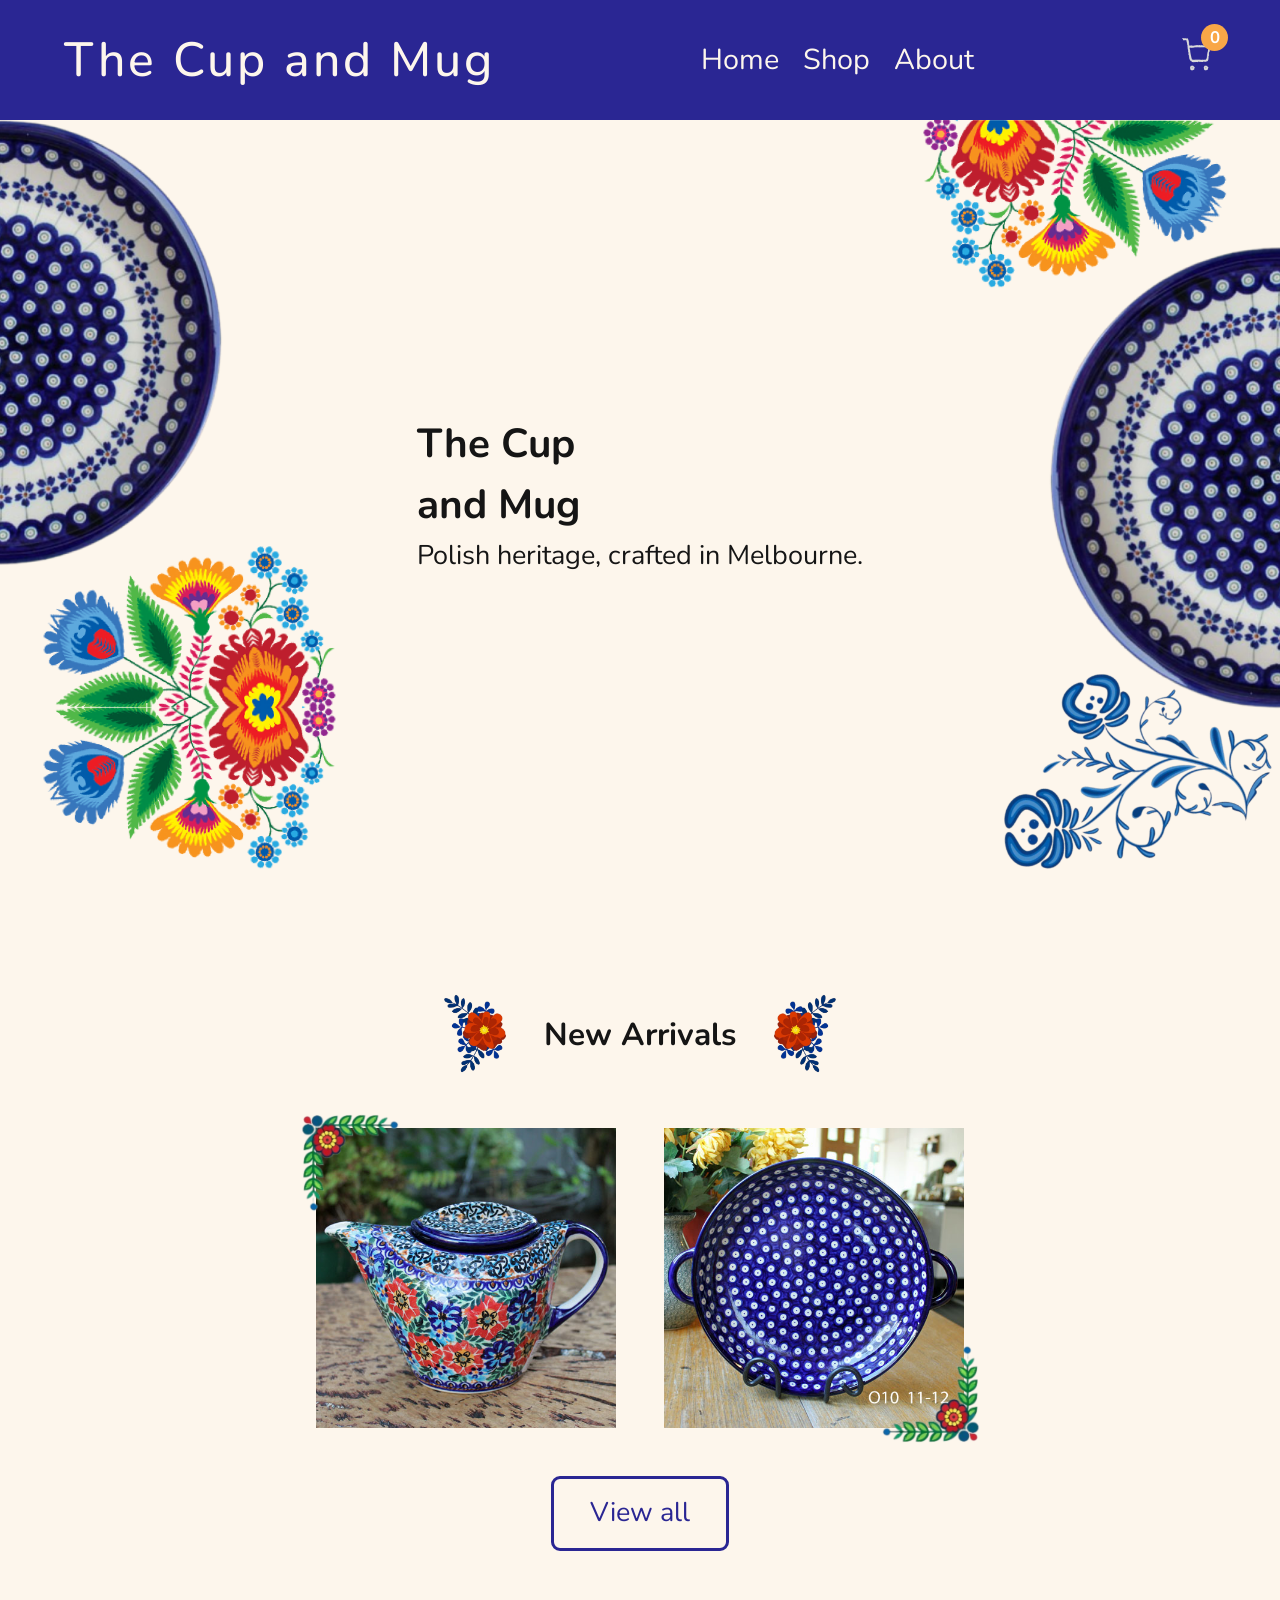
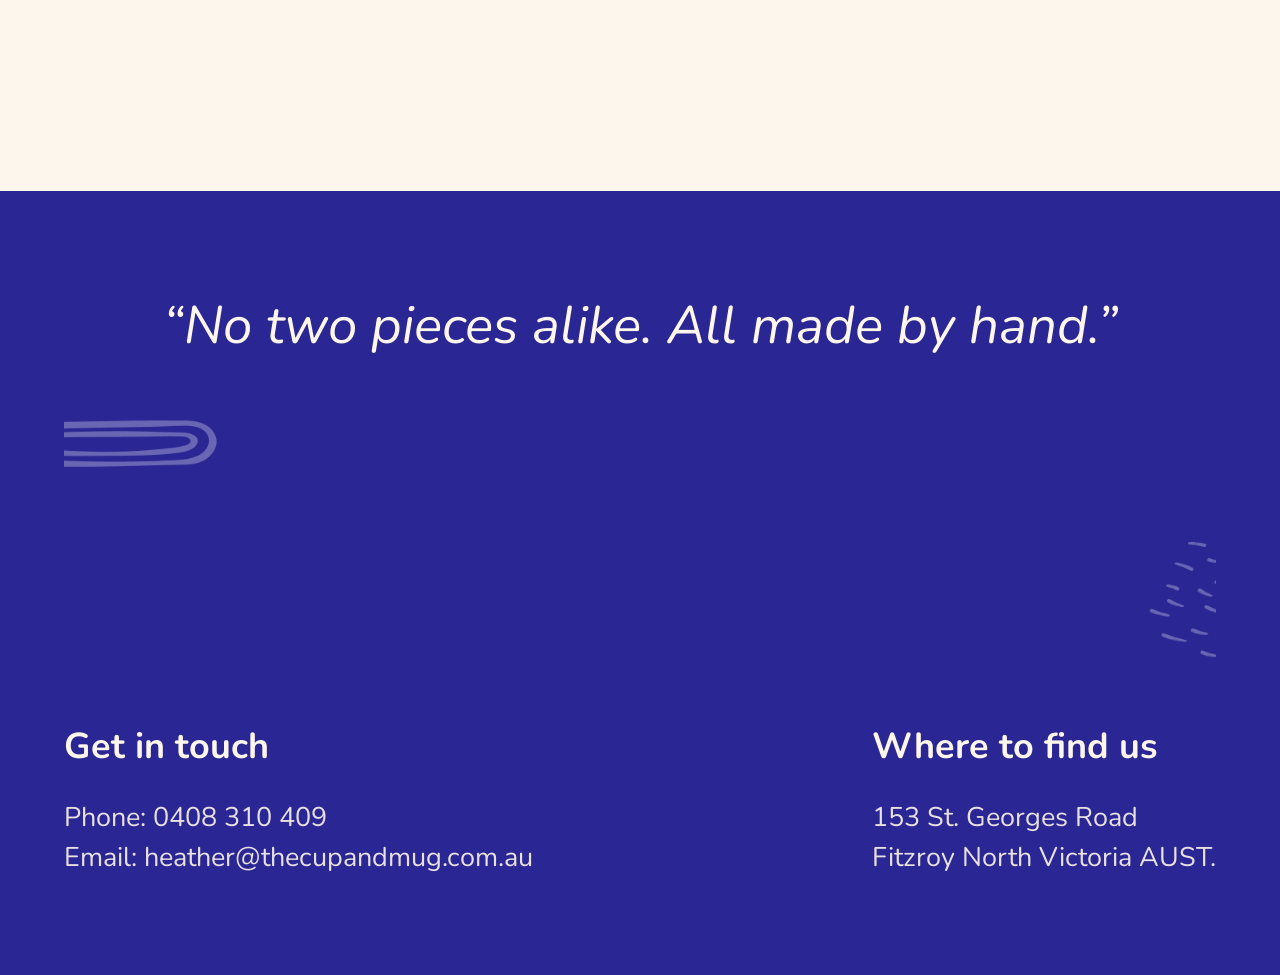
<file: index.html>
<!DOCTYPE html>
    <html lang="en">
        <head>
            <meta charset="UTF-8" />
            <meta
                name="viewport"
                content="width=device-width, initial-scale=1.0"
            />

            <title>The Cup and Mug</title>

            <link rel="stylesheet" href="index.css" />
            <link rel="preconnect" href="https://fonts.googleapis.com">
            <link rel="preconnect" href="https://fonts.gstatic.com" crossorigin>
            <link href="https://fonts.googleapis.com/css2?family=Cormorant+Garamond:ital,wght@0,300..700;1,300..700&family=Hanken+Grotesk:ital,wght@0,100..900;1,100..900&family=Nunito:ital,wght@0,200..1000;1,200..1000&display=swap" rel="stylesheet">
        </head>

        <body>
            <header class="site-header">
                <div class="container">
                    <div class="navbar">
                        <h1 class="logo">The Cup and Mug</h1>
                        <nav class="nav-links">
                            <a href="index.html">Home</a>
                            <a href="categoryGrid.html">Shop</a>
                            <a href="#">About</a>
                        </nav>
                        <div style="position:relative; cursor:pointer" onclick="openCart()">
                            <img class="cart-icon" src="src/cartIcon.png" alt="Shopping cart" />
                            <span class="cart-count" id="cart-count">0</span>
                        </div>
                    </div>
                </div>
            </header>

            <section class="hero">
                <div class="hero-overlay"></div>

                <div class="hero-content">
                    <h2>
                        The Cup <br />
                        and Mug
                    </h2>

                    <p>Polish heritage, crafted in Melbourne.</p>
                </div>

                <div class="hero-images">
                    <img src="src/HeroBgLeft.png" class="HeroBgLeft" alt="flowers right" />
                    <img src="src/HeroBgRight.png" class="HeroBgRight" alt="flowers left" />

                </div>
            </section>


            <section class="products-section">
                <div class="container">
                    <div class="Heading-Title">
                        <div class="heading-flourish">
                            <img src="src/headingFlourish.png" alt="" class="heading-flourish-left">
                            <h3>New Arrivals</h3>
                            <img src="src/headingFlourish.png" alt="" class="heading-flourish-right">
                        </div>
                    </div>
                    <div class="product-card-row">
                        <div class="homepage-product-card">
                            <img src="src/Product1.png" alt="Ceramic product" class="homepage-product-image">
                            <img src="src/flourish.png" alt="" class="flourish-left">
                        </div>
                        <div class="homepage-product-card">
                            <img src="src/Product2.png" alt="Ceramic product" class="homepage-product-image">
                            <img src="src/flourish.png" alt="" class="flourish-right">
                        </div>
                    </div>
                    <a href="categoryGrid.html" class="view-all-btn">View all</a>
                </div>
                
            </section>


            <footer class="site-footer">
                <section class="quote-section">
                    <div class="container">
                        <blockquote>
                            “No two pieces alike. All made by hand.”
                        </blockquote>
                        <img src="src/homepagePattern.png" class="overlay">
                    </div>
                </section>
                <div class="container">
                    <div class="footer-content">
                        <div>
                            <h4>Get in touch</h4>
                            <p>Phone: 0408 310 409</p>
                            <p>Email: heather@thecupandmug.com.au</p>
                        </div>
                        <div>
                            <h4>Where to find us</h4>
                            <p>153 St. Georges Road<br />Fitzroy North Victoria AUST.</p>
                        </div>
                    </div>
                </div>
            </footer>
            
            <div id="cart-backdrop" class="cart-backdrop" onclick="closeCart()"></div>
            <div id="cart-overlay" style="display:none" class="cart-overlay">
                <button class="cart-overlay-close" onclick="closeCart()">✕</button>
                <h2 class="cart-overlay-title">Cart</h2>
                <hr class="cart-overlay-divider">
                <div id="cart-overlay-items"></div>
                <hr class="cart-overlay-divider">
                <div class="cart-overlay-total">
                    <span>Total</span>
                    <span id="cart-overlay-total">$0.00</span>
                </div>
                <button type="button" class="btn" style="margin-top:1rem"
                    onclick="window.location.href='checkout.html'">Checkout</button>
            </div>
            <script src="products.js"></script>
            <script src="cart.js"></script>
        </body>
    </html>
</file>
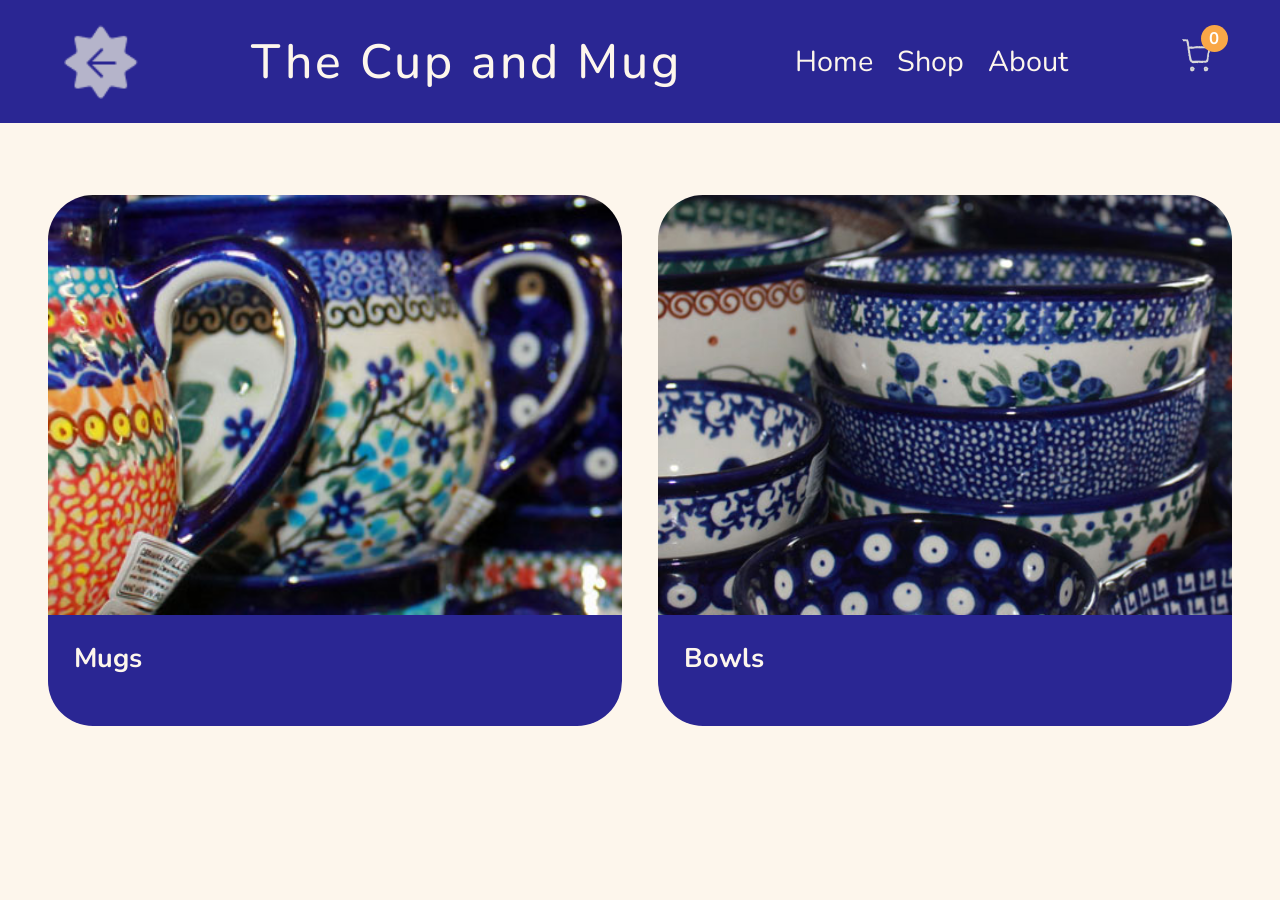
<file: categoryGrid.html>
<!DOCTYPE html>
<html lang="en">
    <head>
            <meta charset="UTF-8" />
            <meta
                name="viewport"
                content="width=device-width, initial-scale=1.0"
            />

            <title>The Cup and Mug</title>

            <link rel="stylesheet" href="index.css" />
            <link rel="preconnect" href="https://fonts.googleapis.com">
            <link rel="preconnect" href="https://fonts.gstatic.com" crossorigin>
            <link href="https://fonts.googleapis.com/css2?family=Cormorant+Garamond:ital,wght@0,300..700;1,300..700&family=Hanken+Grotesk:ital,wght@0,100..900;1,100..900&family=Nunito:ital,wght@0,200..1000;1,200..1000&display=swap" rel="stylesheet">
        </head>

    <body>
        <header class="site-header">
            <div class="container">
                <div class="navbar">
                    <img class="back-btn" src="src/backIcon.png" alt="Back" onclick="history.back()"/>
                    <h1 class="logo">The Cup and Mug</h1>
                    <nav class="nav-links">
                        <a href="index.html">Home</a>
                        <a href="categoryGrid.html">Shop</a>
                        <a href="#">About</a>
                    </nav>
                    <div style="position:relative; cursor:pointer" onclick="openCart()">
                        <img class="cart-icon" src="src/cartIcon.png" alt="Shopping cart" />
                        <span class="cart-count" id="cart-count">0</span>
                    </div>
                </div>
            </div>
        </header>
        <section class="category-grid-section">
            <div class="category-card" onclick="window.location.href='productGrid.html?category=mugs'">
                <div class="product-card__image-wrap">
                    <img src="src/Mugs.png" alt="Product name" class="product-card__img">
                </div>
                <div class="category-card__info">
                    <h4 class="category-card__name">Mugs</h4>
                    <div class="product-card__footer">
                    </div>
                </div>
            </div>
            <div class="category-card">
                <div class="product-card__image-wrap"  onclick="window.location.href='productGrid.html?category=bowls'">
                    <img src="src/Bowls.png" alt="Product name" class="product-card__img">
                </div>
                <div class="category-card__info">
                    <h4 class="category-card__name">Bowls</h4>
                    <div class="product-card__footer">
                    </div>
                </div>
            </div>
        </section>


        <div id="cart-backdrop" class="cart-backdrop" onclick="closeCart()"></div>
            <div id="cart-overlay" style="display:none" class="cart-overlay">
                <button class="cart-overlay-close" onclick="closeCart()">✕</button>
                <h2 class="cart-overlay-title">Cart</h2>
                <hr class="cart-overlay-divider">
                <div id="cart-overlay-items"></div>
                <hr class="cart-overlay-divider">
                <div class="cart-overlay-total">
                    <span>Total</span>
                    <span id="cart-overlay-total">$0.00</span>
                </div>
                <button type="button" class="btn" style="margin-top:1rem"
                    onclick="window.location.href='checkout.html'">Checkout</button>
            </div>
        <script src="products.js"></script>
        <script src="cart.js"></script>
        
    </body>
</html>
</file>
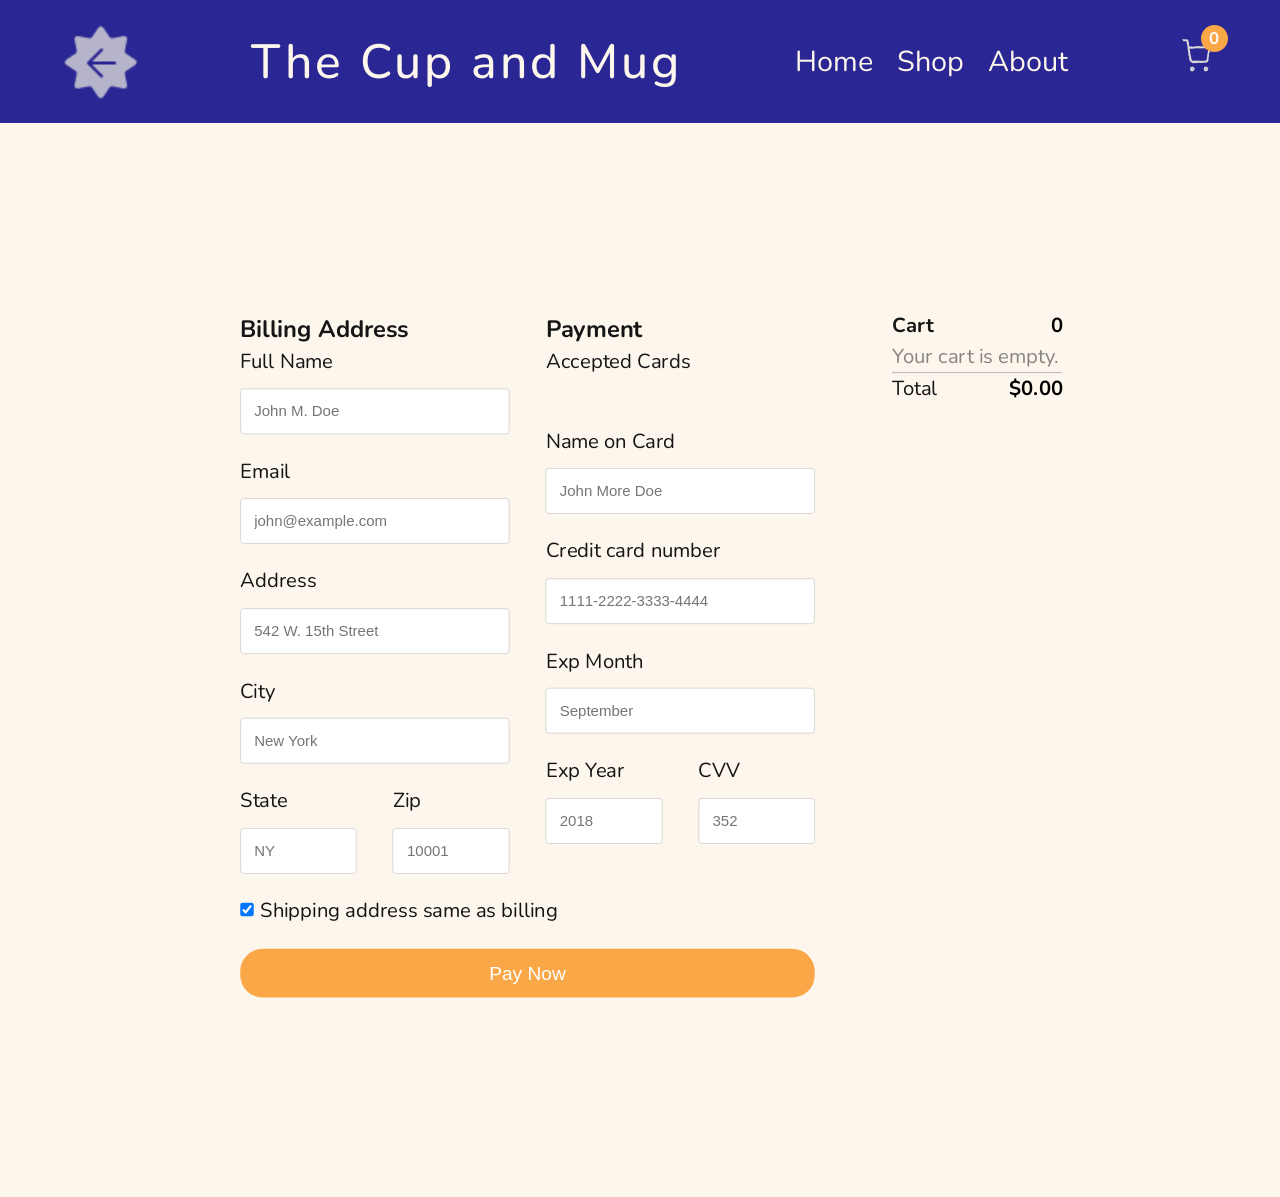
<file: checkout.html>
<!DOCTYPE html>
    <html lang="en">
        <head>
            <meta charset="UTF-8" />
            <meta
                name="viewport"
                content="width=device-width, initial-scale=1.0"
            />

            <title>The Cup and Mug</title>

            <link rel="stylesheet" href="index.css" />
            <link rel="preconnect" href="https://fonts.googleapis.com">
            <link rel="preconnect" href="https://fonts.gstatic.com" crossorigin>
            <link href="https://fonts.googleapis.com/css2?family=Cormorant+Garamond:ital,wght@0,300..700;1,300..700&family=Hanken+Grotesk:ital,wght@0,100..900;1,100..900&family=Nunito:ital,wght@0,200..1000;1,200..1000&display=swap" rel="stylesheet">
        </head>

        <body>
            <header class="site-header">
                <div class="container">
                    <div class="navbar">
                        <img class="back-btn" src="src/backIcon.png" alt="Back" onclick="history.back()"/>
                        <h1 class="logo">The Cup and Mug</h1>
                        <nav class="nav-links">
                            <a href="index.html">Home</a>
                            <a href="categoryGrid.html">Shop</a>
                            <a href="#">About</a>
                        </nav>
                        <div style="position:relative; cursor:pointer" onclick="openCart()">
                            <img class="cart-icon" src="src/cartIcon.png" alt="Shopping cart" />
                            <span class="cart-count" id="cart-count">0</span>
                        </div>
                    </div>
                </div>
            </header>
            <section class="checkout-section">
                <div class="row">
                    <div class="col-75">
                        <div class="container">
                        <form>
                            <div class="row">
                            <div class="col-50">
                                <h3>Billing Address</h3>
                                <label for="fname"><i class="fa fa-user"></i> Full Name</label>
                                <input type="text" id="fname" name="firstname" placeholder="John M. Doe">
                                <label for="email"><i class="fa fa-envelope"></i> Email</label>
                                <input type="text" id="email" name="email" placeholder="john@example.com">
                                <label for="adr"><i class="fa fa-address-card-o"></i> Address</label>
                                <input type="text" id="adr" name="address" placeholder="542 W. 15th Street">
                                <label for="city"><i class="fa fa-institution"></i> City</label>
                                <input type="text" id="city" name="city" placeholder="New York">

                                <div class="row">
                                <div class="col-50">
                                    <label for="state">State</label>
                                    <input type="text" id="state" name="state" placeholder="NY">
                                </div>
                                <div class="col-50">
                                    <label for="zip">Zip</label>
                                    <input type="text" id="zip" name="zip" placeholder="10001">
                                </div>
                                </div>
                            </div>

                            <div class="col-50">
                                <h3>Payment</h3>
                                <label for="fname">Accepted Cards</label>
                                <div class="icon-container">
                                <i class="fa fa-cc-visa" style="color:navy;"></i>
                                <i class="fa fa-cc-amex" style="color:blue;"></i>
                                <i class="fa fa-cc-mastercard" style="color:red;"></i>
                                <i class="fa fa-cc-discover" style="color:orange;"></i>
                                </div>
                                <label for="cname">Name on Card</label>
                                <input type="text" id="cname" name="cardname" placeholder="John More Doe">
                                <label for="ccnum">Credit card number</label>
                                <input type="text" id="ccnum" name="cardnumber" placeholder="1111-2222-3333-4444">
                                <label for="expmonth">Exp Month</label>
                                <input type="text" id="expmonth" name="expmonth" placeholder="September">

                                <div class="row">
                                <div class="col-50">
                                    <label for="expyear">Exp Year</label>
                                    <input type="text" id="expyear" name="expyear" placeholder="2018">
                                </div>
                                <div class="col-50">
                                    <label for="cvv">CVV</label>
                                    <input type="text" id="cvv" name="cvv" placeholder="352">
                                </div>
                                </div>
                            </div>

                            </div>
                            <label>
                            <input type="checkbox" checked="checked" name="sameadr"> Shipping address same as billing
                            </label>
                            <button type="button" onclick="window.location.href='confirmation.html'" class="btn">
                                Pay Now
                            </button>
                        </form>
                        </div>
                    </div>

                    <div class="col-25">
                        <div class="container">
                            <h4>Cart <span class="price" style="color:black"><b id="checkout-count"></b></span></h4>
                            <div id="checkout-items"></div>
                            <hr>
                            <p>Total <span class="price" style="color:black"><b id="checkout-total"></b></span></p>
                        </div>
                    </div>
                </div>
            </section>

            <div id="cart-backdrop" class="cart-backdrop" onclick="closeCart()"></div>
            <div id="cart-overlay" style="display:none" class="cart-overlay">
                <button class="cart-overlay-close" onclick="closeCart()">✕</button>
                <h2 class="cart-overlay-title">Cart</h2>
                <hr class="cart-overlay-divider">
                <div id="cart-overlay-items"></div>
                <hr class="cart-overlay-divider">
                <div class="cart-overlay-total">
                    <span>Total</span>
                    <span id="cart-overlay-total">$0.00</span>
                </div>
                <button type="button" class="btn" style="margin-top:1rem"
                    onclick="window.location.href='checkout.html'">Checkout</button>
            </div>
            
            <script src="products.js"></script>
            <script src="cart.js"></script>
            <script>
                const cart = getCart();
                const itemsEl = document.getElementById("checkout-items");
                const totalEl = document.getElementById("checkout-total");
                const countEl = document.getElementById("checkout-count");

                let total = 0;
                let count = 0;

                cart.forEach(item => {
                    itemsEl.innerHTML += `
                        <p>
                            <a href="product.html?id=${item.id}">${item.name} × ${item.quantity}</a>
                            <span class="price">$${(item.price * item.quantity).toFixed(2)}</span>
                        </p>`;

                    total += item.price * item.quantity;
                    count += item.quantity;
                });

                totalEl.textContent = "$" + total.toFixed(2);
                countEl.textContent = count;

                if (cart.length === 0) {
                    itemsEl.innerHTML = "<p style='opacity:0.5'>Your cart is empty.</p>";
                    totalEl.textContent = "$0.00";
                }
            </script>
            
        </body>
    </html>
</file>
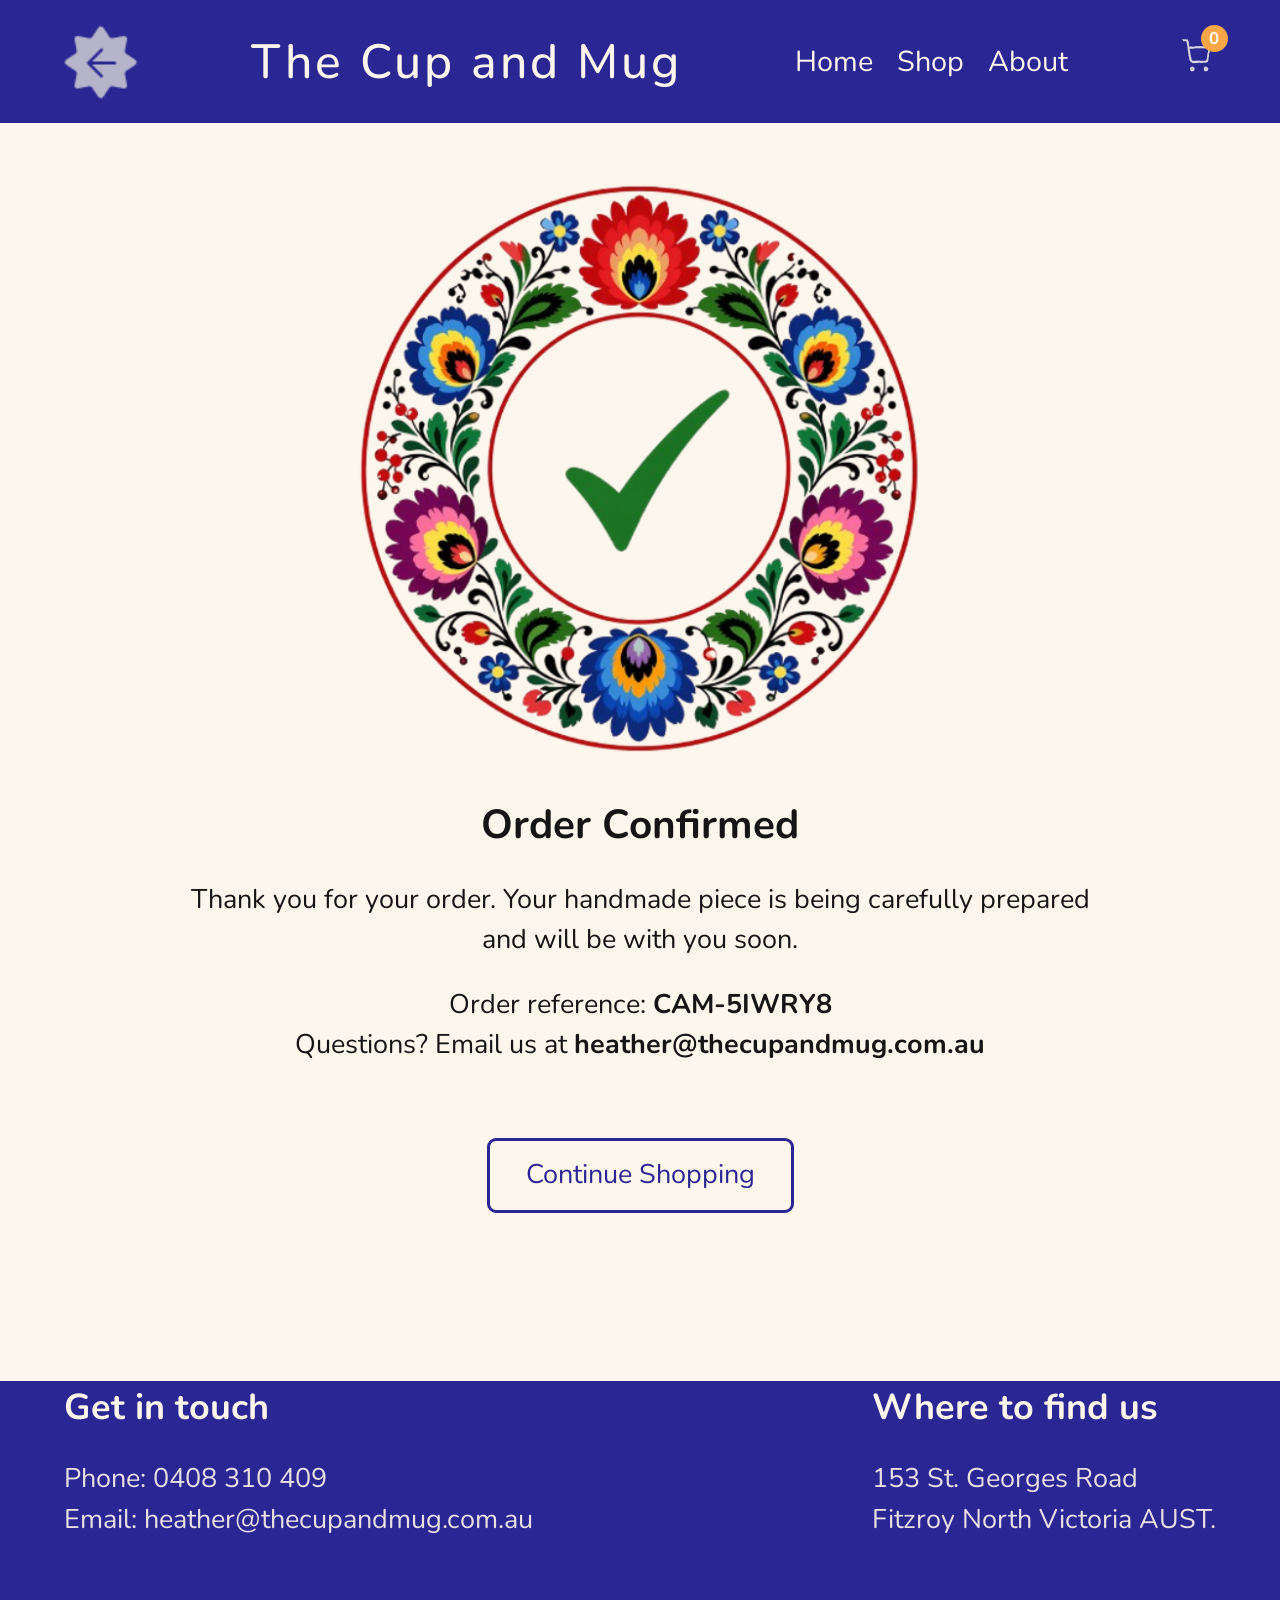
<file: confirmation.html>
<!DOCTYPE html>
<html lang="en">
<head>
    <meta charset="UTF-8" />
    <meta
        name="viewport"
        content="width=device-width, initial-scale=1.0"
    />

    <title>The Cup and Mug</title>

    <link rel="stylesheet" href="index.css" />
    <link rel="preconnect" href="https://fonts.googleapis.com">
    <link rel="preconnect" href="https://fonts.gstatic.com" crossorigin>
    <link href="https://fonts.googleapis.com/css2?family=Cormorant+Garamond:ital,wght@0,300..700;1,300..700&family=Hanken+Grotesk:ital,wght@0,100..900;1,100..900&family=Nunito:ital,wght@0,200..1000;1,200..1000&display=swap" rel="stylesheet">
</head>
<body>
    <header class="site-header">
            <div class="container">
                <div class="navbar">
                    <img class="back-btn" src="src/backIcon.png" alt="Back" onclick="history.back()"/>
                    <h1 class="logo">The Cup and Mug</h1>
                    <nav class="nav-links">
                        <a href="index.html">Home</a>
                        <a href="categoryGrid.html">Shop</a>
                        <a href="#">About</a>
                    </nav>
                    <div style="position:relative; cursor:pointer" onclick="openCart()">
                        <img class="cart-icon" src="src/cartIcon.png" alt="Shopping cart" />
                        <span class="cart-count" id="cart-count">0</span>
                    </div>
                </div>
            </div>
    </header>
 
    <section class="confirmation-section">
        <div class="confirmation-card">
 
            <div class="confirmation-wreath">
                <img src="src/checkoutTick.png" alt="" onerror="this.style.display='none'" height="400px" />
                
            </div>
 
            <h2>Order Confirmed</h2>
            <p>Thank you for your order. Your handmade piece is being carefully prepared and will be with you soon.</p>
 
            <div class="confirmation-ref">
                <p>Order reference: <strong id="order-ref"></strong></p>
                <p>Questions? Email us at <strong>heather@thecupandmug.com.au</strong></p>
            </div>
 
            <a href="categoryGrid.html" class="view-all-btn" style="display:inline-block; margin-top: 2rem">
                Continue Shopping
            </a>
 
        </div>
    </section>
 
    <footer class="site-footer">
            <div class="container footer-content">
                <div>
                    <h4>Get in touch</h4>

                    <p>Phone: 0408 310 409</p>
                    <p>Email: heather@thecupandmug.com.au</p>
                </div>
                <div>
                    <h4>Where to find us</h4>

                    <p>
                        153 St. Georges Road<br />
                        Fitzroy North Victoria AUST.
                    </p>
                </div>
            </div>
        </footer>
    <script>
        const chars = "ABCDEFGHIJKLMNOPQRSTUVWXYZ0123456789"
        let ref = "CAM-"
        for (let i = 0; i < 6; i++) {
            ref += chars[Math.floor(Math.random() * chars.length)]
        }
        document.getElementById("order-ref").textContent = ref
        
    </script>
        <div id="cart-backdrop" class="cart-backdrop" onclick="closeCart()"></div>
        <div id="cart-overlay" style="display:none" class="cart-overlay">
            <button class="cart-overlay-close" onclick="closeCart()">✕</button>
            <h2 class="cart-overlay-title">Cart</h2>
            <hr class="cart-overlay-divider">
            <div id="cart-overlay-items"></div>
            <hr class="cart-overlay-divider">
            <div class="cart-overlay-total">
                <span>Total</span>
                <span id="cart-overlay-total">$0.00</span>
            </div>
            <button type="button" class="btn" style="margin-top:1rem"
                onclick="window.location.href='checkout.html'">Checkout</button>
        </div>
    <script src="products.js"></script>
    <script src="cart.js"></script>
</body>
</html>
</file>
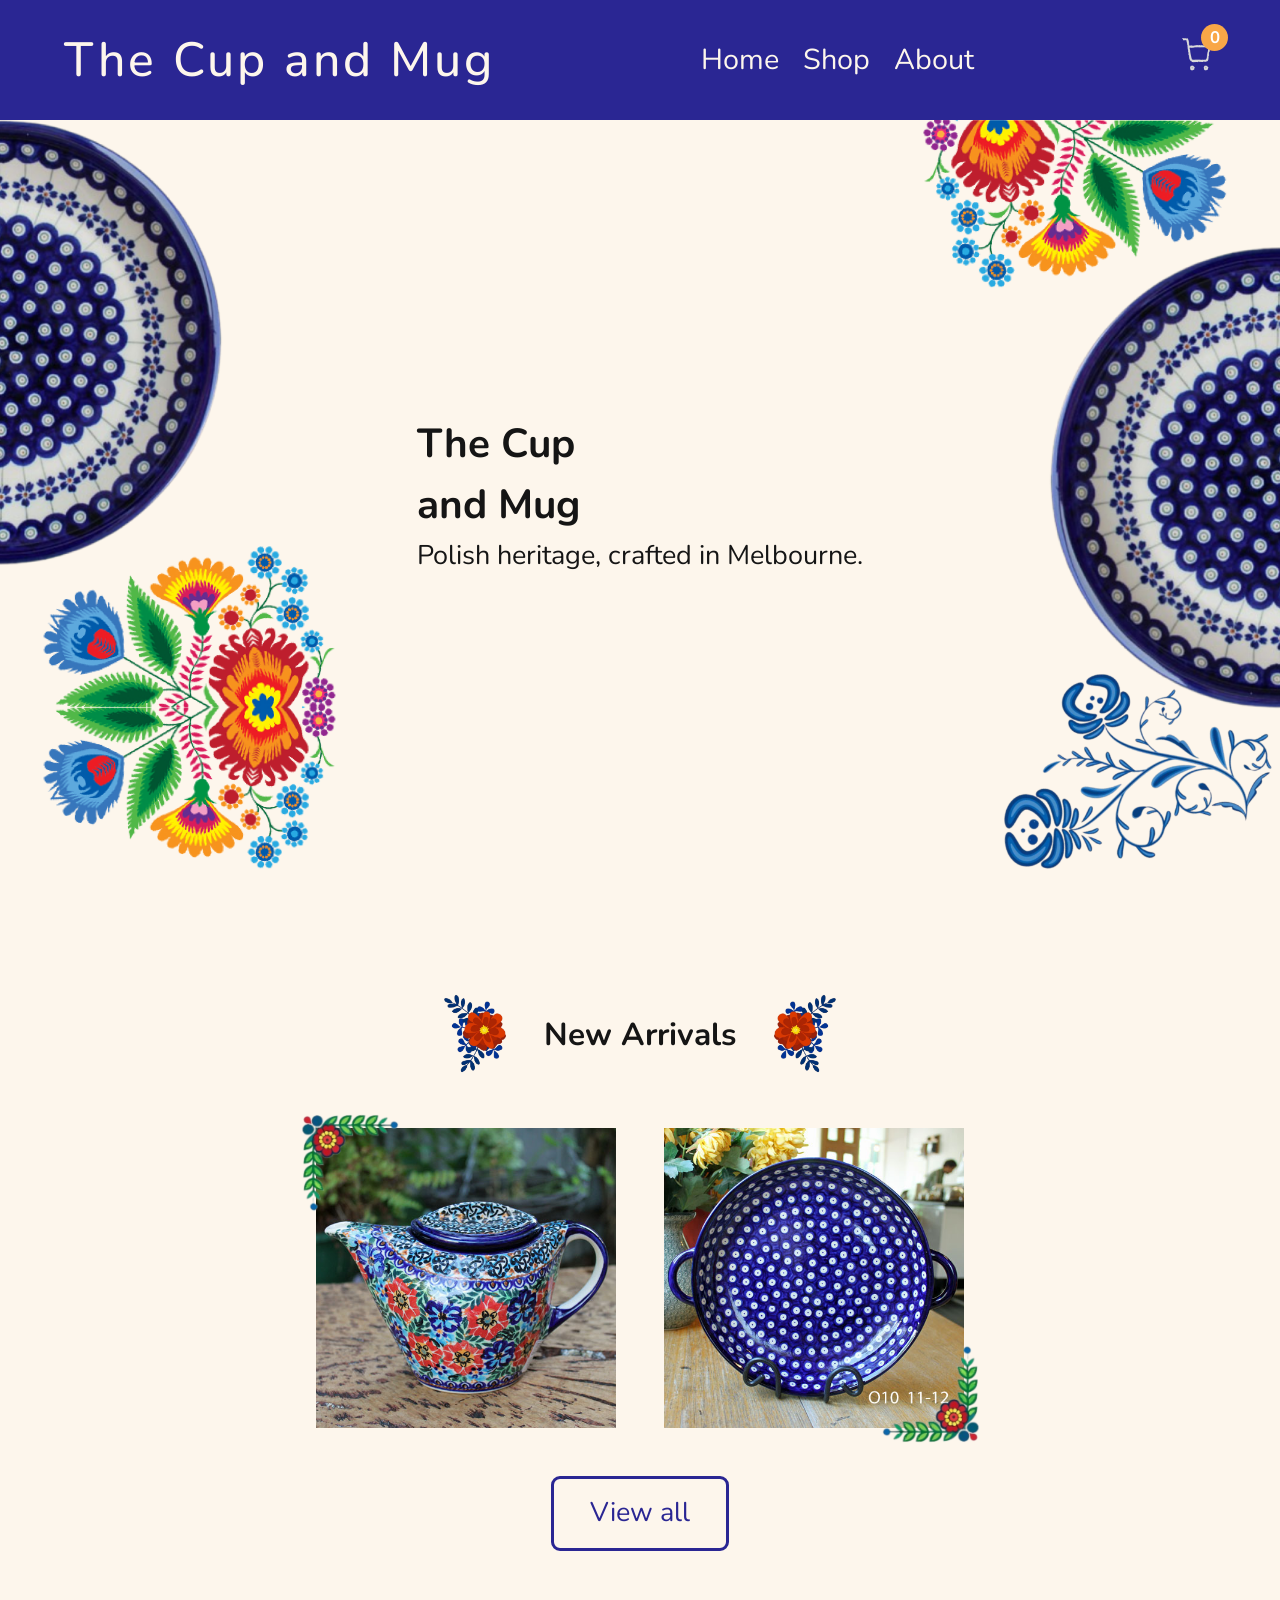
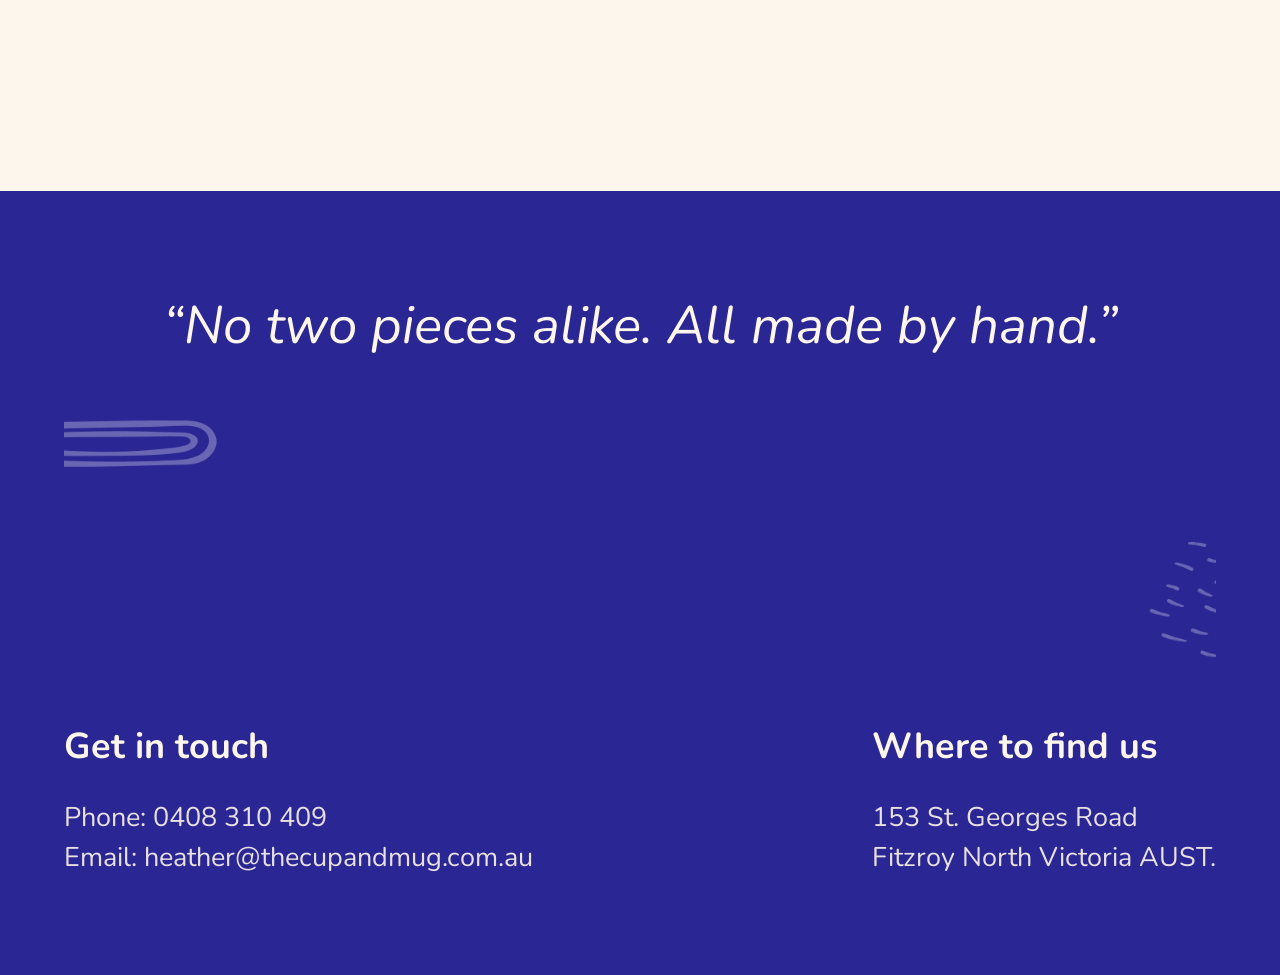
<file: homepage.html>
<!DOCTYPE html>
    <html lang="en">
        <head>
            <meta charset="UTF-8" />
            <meta
                name="viewport"
                content="width=device-width, initial-scale=1.0"
            />

            <title>The Cup and Mug</title>

            <link rel="stylesheet" href="index.css" />
            <link rel="preconnect" href="https://fonts.googleapis.com">
            <link rel="preconnect" href="https://fonts.gstatic.com" crossorigin>
            <link href="https://fonts.googleapis.com/css2?family=Cormorant+Garamond:ital,wght@0,300..700;1,300..700&family=Hanken+Grotesk:ital,wght@0,100..900;1,100..900&family=Nunito:ital,wght@0,200..1000;1,200..1000&display=swap" rel="stylesheet">
        </head>

        <body>
            <header class="site-header">
                <div class="container">
                    <div class="navbar">
                        <h1 class="logo">The Cup and Mug</h1>
                        <nav class="nav-links">
                            <a href="homepage.html">Home</a>
                            <a href="categoryGrid.html">Shop</a>
                            <a href="#">About</a>
                        </nav>
                        <div style="position:relative; cursor:pointer" onclick="openCart()">
                            <img class="cart-icon" src="src/cartIcon.png" alt="Shopping cart" />
                            <span class="cart-count" id="cart-count">0</span>
                        </div>
                    </div>
                </div>
            </header>

            <section class="hero">
                <div class="hero-overlay"></div>

                <div class="hero-content">
                    <h2>
                        The Cup <br />
                        and Mug
                    </h2>

                    <p>Polish heritage, crafted in Melbourne.</p>
                </div>

                <div class="hero-images">
                    <img src="src/HeroBgLeft.png" class="HeroBgLeft" alt="flowers right" />
                    <img src="src/HeroBgRight.png" class="HeroBgRight" alt="flowers left" />

                </div>
            </section>


            <section class="products-section">
                <div class="container">
                    <div class="Heading-Title">
                        <div class="heading-flourish">
                            <img src="src/headingFlourish.png" alt="" class="heading-flourish-left">
                            <h3>New Arrivals</h3>
                            <img src="src/headingFlourish.png" alt="" class="heading-flourish-right">
                        </div>
                    </div>
                    <div class="product-card-row">
                        <div class="homepage-product-card">
                            <img src="src/Product1.png" alt="Ceramic product" class="homepage-product-image">
                            <img src="src/flourish.png" alt="" class="flourish-left">
                        </div>
                        <div class="homepage-product-card">
                            <img src="src/Product2.png" alt="Ceramic product" class="homepage-product-image">
                            <img src="src/flourish.png" alt="" class="flourish-right">
                        </div>
                    </div>
                    <a href="categoryGrid.html" class="view-all-btn">View all</a>
                </div>
                
            </section>


            <footer class="site-footer">
                <section class="quote-section">
                    <div class="container">
                        <blockquote>
                            “No two pieces alike. All made by hand.”
                        </blockquote>
                        <img src="src/homepagePattern.png" class="overlay">
                    </div>
                </section>
                <div class="container">
                    <div class="footer-content">
                        <div>
                            <h4>Get in touch</h4>
                            <p>Phone: 0408 310 409</p>
                            <p>Email: heather@thecupandmug.com.au</p>
                        </div>
                        <div>
                            <h4>Where to find us</h4>
                            <p>153 St. Georges Road<br />Fitzroy North Victoria AUST.</p>
                        </div>
                    </div>
                </div>
            </footer>
            
            <div id="cart-backdrop" class="cart-backdrop" onclick="closeCart()"></div>
            <div id="cart-overlay" style="display:none" class="cart-overlay">
                <button class="cart-overlay-close" onclick="closeCart()">✕</button>
                <h2 class="cart-overlay-title">Cart</h2>
                <hr class="cart-overlay-divider">
                <div id="cart-overlay-items"></div>
                <hr class="cart-overlay-divider">
                <div class="cart-overlay-total">
                    <span>Total</span>
                    <span id="cart-overlay-total">$0.00</span>
                </div>
                <button type="button" class="btn" style="margin-top:1rem"
                    onclick="window.location.href='checkout.html'">Checkout</button>
            </div>
            <script src="products.js"></script>
            <script src="cart.js"></script>
        </body>
    </html>
</file>
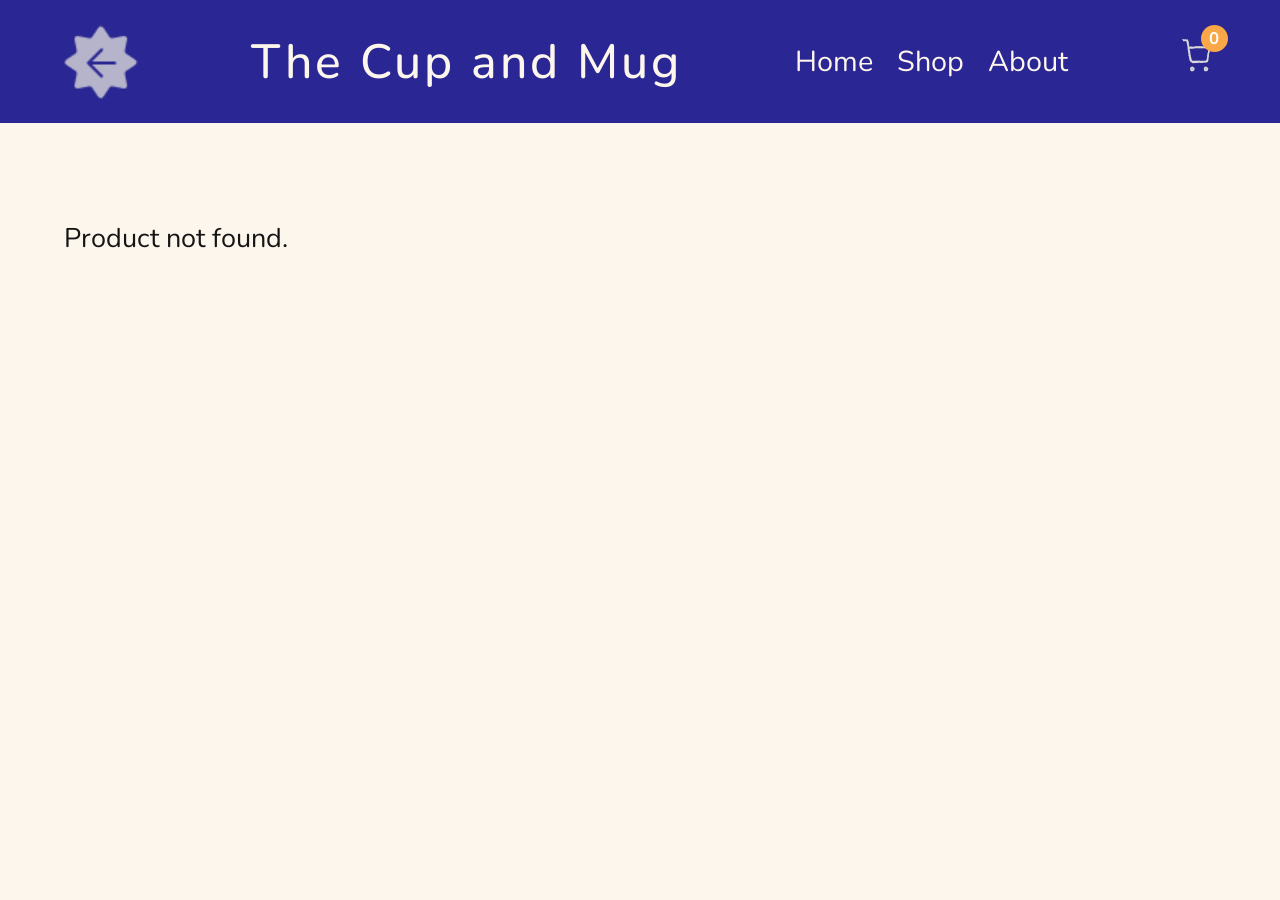
<file: product.html>
<!DOCTYPE html>
<html lang="en">
<head>
    <meta charset="UTF-8" />
    <meta
        name="viewport"
        content="width=device-width, initial-scale=1.0"
    />

    <title>The Cup and Mug</title>

    <link rel="stylesheet" href="index.css" />
    <link rel="preconnect" href="https://fonts.googleapis.com">
    <link rel="preconnect" href="https://fonts.gstatic.com" crossorigin>
    <link href="https://fonts.googleapis.com/css2?family=Cormorant+Garamond:ital,wght@0,300..700;1,300..700&family=Hanken+Grotesk:ital,wght@0,100..900;1,100..900&family=Nunito:ital,wght@0,200..1000;1,200..1000&display=swap" rel="stylesheet">
</head>
<body>
    <header class="site-header">
            <div class="container">
                <div class="navbar">
                    <img class="back-btn" src="src/backIcon.png" alt="Back" onclick="history.back()"/>
                    <h1 class="logo">The Cup and Mug</h1>
                    <nav class="nav-links">
                        <a href="index.html">Home</a>
                        <a href="categoryGrid.html">Shop</a>
                        <a href="#">About</a>
                    </nav>
                    <div style="position:relative; cursor:pointer" onclick="openCart()">
                        <img class="cart-icon" src="src/cartIcon.png" alt="Shopping cart" />
                        <span class="cart-count" id="cart-count">0</span>
                    </div>
                </div>
            </div>
    </header>
 
   <main class="product-page container">

    <div class="product-image-wrapper">
        <img id="product-image" src="" alt="" class="product-image">
    </div>

    <div class="product-info">
        <h2 id="product-name" class="product-title">—</h2>
        <p id="product-price" class="product-price">—</p>
        <hr class="product-divider">
        <p id="product-description" class="product-description"></p>
        <div class="product-actions">
            <button id="qty-dec" aria-label="Decrease" class="qty-btn">−</button>
            <span id="qty-value" class="qty-value">1</span>
            <button id="qty-inc" aria-label="Increase" class="qty-btn">+</button>
            <button id="add-to-cart-btn" class="add-to-cart-btn">Add to Cart</button>
        </div>
    </div>

</main>
    <div id="cart-backdrop" class="cart-backdrop" onclick="closeCart()"></div>
    <div id="cart-overlay" style="display:none" class="cart-overlay">
        <button class="cart-overlay-close" onclick="closeCart()">✕</button>
        <h2 class="cart-overlay-title">Cart</h2>
        <hr class="cart-overlay-divider">
        <div id="cart-overlay-items"></div>
        <hr class="cart-overlay-divider">
        <div class="cart-overlay-total">
            <span>Total</span>
            <span id="cart-overlay-total">$0.00</span>
        </div>
        <button type="button" class="btn" style="margin-top:1rem"
            onclick="window.location.href='checkout.html'">Checkout</button>
    </div>
 
    <script src="products.js"></script>
    <script src="cart.js"></script>
    <script>
        const params = new URLSearchParams(window.location.search)
        const productId = parseInt(params.get("id"))
        const product = products.find(p => p.id === productId)
 
       if (!Number.isInteger(productId) || !product) {
            document.querySelector("main").innerHTML = "<p>Product not found.</p>";
        } else {
            document.getElementById("product-name").textContent = product.name;
            document.getElementById("product-price").textContent = `$${product.price}.00`;
            document.getElementById("product-description").textContent = product.description || "";
            document.getElementById("product-image").src = product.image;
            document.getElementById("product-image").alt = product.name;

            document.getElementById("add-to-cart-btn").addEventListener("click", () => {
                addToCart(product.id, qty);
            });
        }
 
        let qty = 1
        const qtyEl = document.getElementById("qty-value")
 
        document.getElementById("qty-dec").addEventListener("click", () => {
            if (qty > 1) { qty--; qtyEl.textContent = qty }
        })
        document.getElementById("qty-inc").addEventListener("click", () => {
            qty++; qtyEl.textContent = qty
        })
 
        document.getElementById("add-to-cart-btn").addEventListener("click", () => {
            for (let i = 0; i < qty; i++) addToCart(productId)
        })
 
    </script>
</body>
</html>
</file>
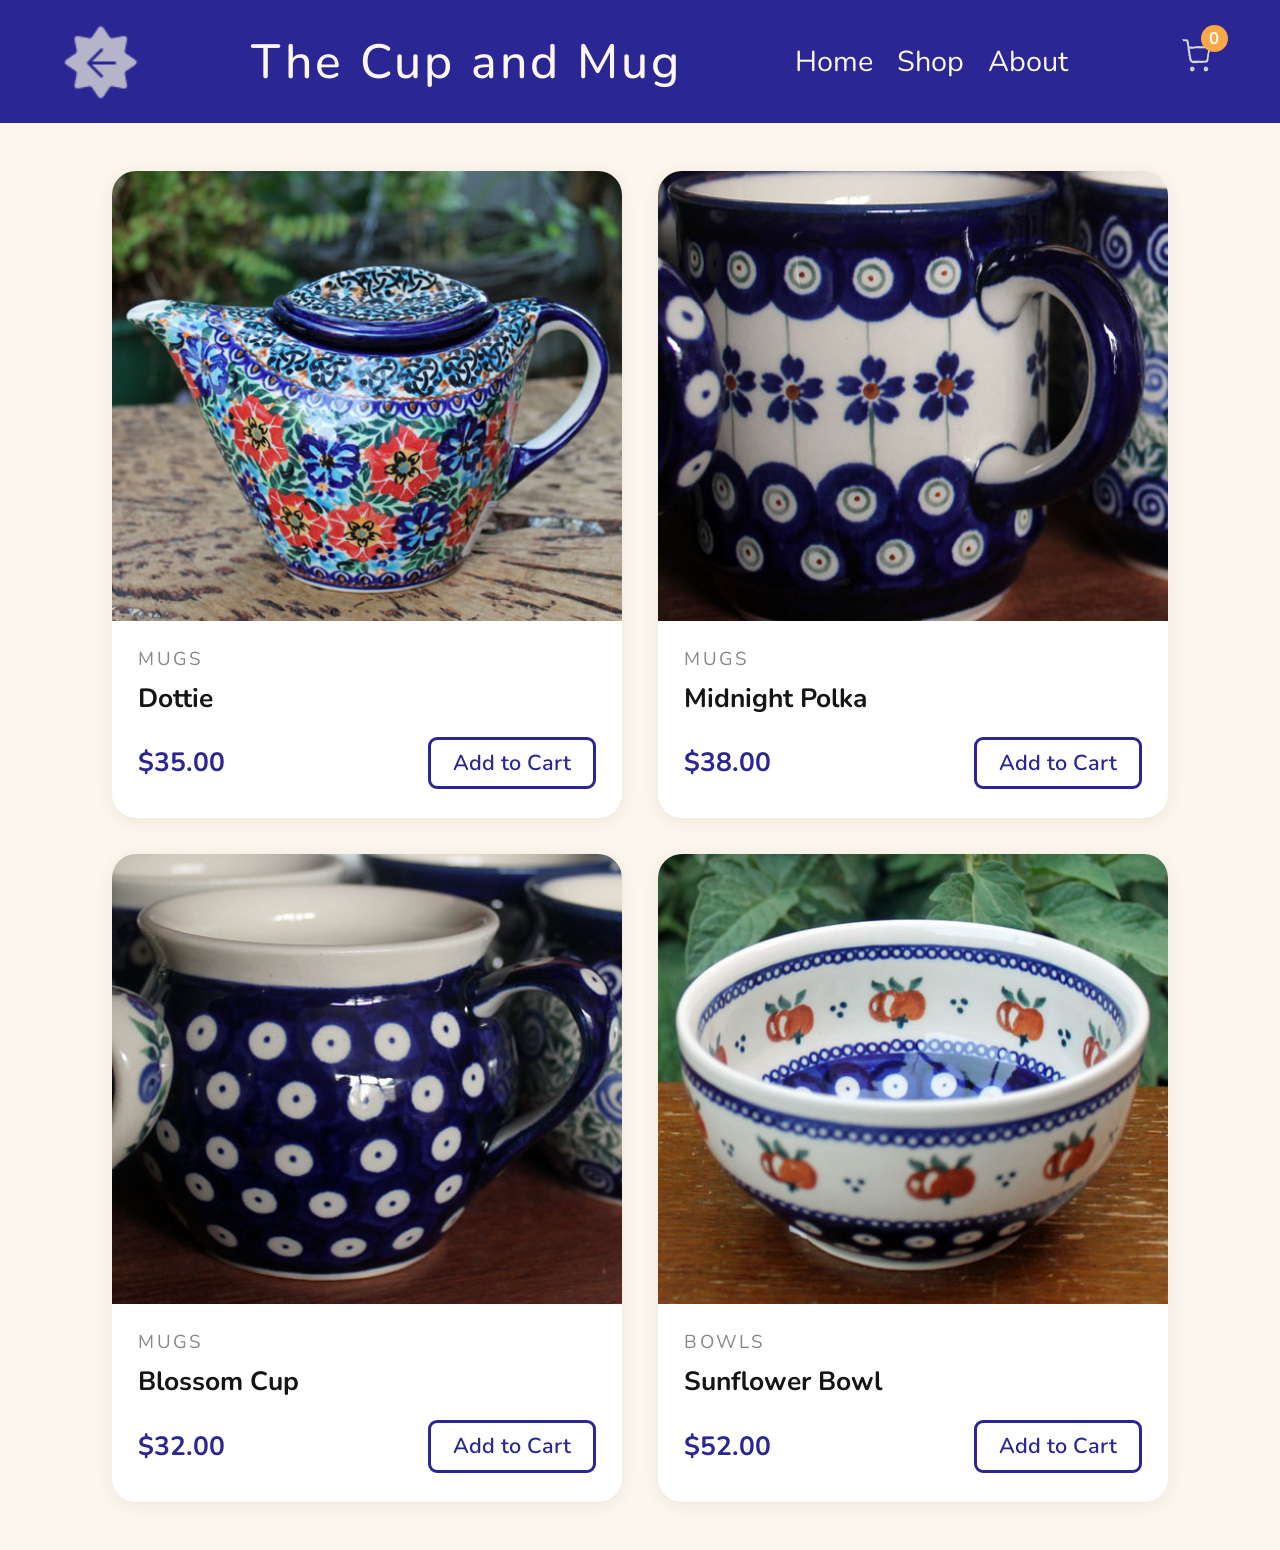
<file: productGrid.html>
<!DOCTYPE html>
<html lang="en">
<head>
    <meta charset="UTF-8" />
    <meta
        name="viewport"
        content="width=device-width, initial-scale=1.0"
    />

    <title>The Cup and Mug</title>

    <link rel="stylesheet" href="index.css" />
    <link rel="preconnect" href="https://fonts.googleapis.com">
    <link rel="preconnect" href="https://fonts.gstatic.com" crossorigin>
    <link href="https://fonts.googleapis.com/css2?family=Cormorant+Garamond:ital,wght@0,300..700;1,300..700&family=Hanken+Grotesk:ital,wght@0,100..900;1,100..900&family=Nunito:ital,wght@0,200..1000;1,200..1000&display=swap" rel="stylesheet">
</head>
<body>
    <header class="site-header">
            <div class="container">
                <div class="navbar">
                    <img class="back-btn" src="src/backIcon.png" alt="Back" onclick="history.back()"/>
                    <h1 class="logo">The Cup and Mug</h1>
                    <nav class="nav-links">
                        <a href="index.html">Home</a>
                        <a href="categoryGrid.html">Shop</a>
                        <a href="#">About</a>
                    </nav>
                    <div style="position:relative; cursor:pointer" onclick="openCart()">
                        <img class="cart-icon" src="src/cartIcon.png" alt="Shopping cart" />
                        <span class="cart-count" id="cart-count">0</span>
                    </div>
                </div>
            </div>
    </header>
    <section class="container product-category-grid" id="product-grid"></section>
    <div id="cart-backdrop" class="cart-backdrop" onclick="closeCart()"></div>
    <div id="cart-overlay" style="display:none" class="cart-overlay">
        <button class="cart-overlay-close" onclick="closeCart()">✕</button>
        <h2 class="cart-overlay-title">Cart</h2>
        <hr class="cart-overlay-divider">
        <div id="cart-overlay-items"></div>
        <hr class="cart-overlay-divider">
        <div class="cart-overlay-total">
            <span>Total</span>
            <span id="cart-overlay-total">$0.00</span>
        </div>
        <button type="button" class="btn" style="margin-top:1rem"
            onclick="window.location.href='checkout.html'">Checkout</button>
    </div>

    <script src="products.js"></script>
    <script src="cart.js"></script>
    <script>
        const params = new URLSearchParams(window.location.search)
        const category = params.get("category") || "all"

        const grid = document.getElementById("product-grid")

        for (let i = 0; i < products.length; i++) {
            if (category === "all" || products[i].category === category) {
                grid.innerHTML += `
                    <div class="product-card" onclick="window.location.href='product.html?id=${products[i].id}'" style="cursor:pointer;">
                        <div class="product-card__image-wrap">
                            <img src="${products[i].image}" alt="${products[i].name}" class="product-card__img">
                        </div>
                        <div class="product-card__info">
                            <span class="product-card__category">${products[i].category}</span>
                            <h4 class="product-card__name">${products[i].name}</h4>
                            <div class="product-card__footer">
                                <span class="product-card__price">$${products[i].price}.00</span>
                                <button class="product-card__add" onclick="event.stopPropagation(); addToCart(${products[i].id})">Add to Cart</button>
                            </div>
                        </div>
                    </div>
                `
            }
        }

        function openCart() {
            const cart = getCart()
            const container = document.getElementById("cart-overlay-items")
            const totalEl = document.getElementById("cart-overlay-total")
            container.innerHTML = ""

            if (cart.length === 0) {
                container.innerHTML = "<p style='opacity:0.5; padding:1rem 0'>Your cart is empty.</p>"
                totalEl.textContent = "$0.00"
            } else {
                for (let i = 0; i < cart.length; i++) {
                    container.innerHTML += `
                        <div class="cart-overlay-item">
                            <span>${cart[i].name} × ${cart[i].quantity}</span>
                            <div style="display:flex; align-items:center; gap:0.5rem;">
                                <span>$${(cart[i].price * cart[i].quantity).toFixed(2)}</span>
                                <button type="button" onclick="removeFromCart(${cart[i].id})" style="padding:0.25rem 0.5rem;">Remove</button>
                            </div>
                        </div>
                    `
                }
                totalEl.textContent = "$" + getCartTotal().toFixed(2)
            }
            document.getElementById("cart-overlay").style.display = "block"
        }

        function closeCart() {
            document.getElementById("cart-overlay").style.display = "none"
        }
    </script>
</body>
</html>
</file>
<file: index.css>
/* =========================
   Base Reset
========================= */

* {
    margin: 0;
    padding: 0;
    box-sizing: border-box;
}

body {
    font-family: "Nunito", Helvetica, Arial, sans-serif;
    background-color: #fdf6ec;
    color: #151515;
    line-height: 1.5;
    margin: 0 auto;
    font-size: 18px;
    zoom: 1.5;
}

/* =========================
   Layout Helper
========================= */

.container {
    width: min(1200px, 90%);
    margin: 0 auto;
}

/* =========================
   Header
========================= */

.site-header {
    background-color: #2a2693;
    color: #fdf6ec;
    padding: 1rem 0;
}

.navbar {
    display: flex;
    justify-content: space-between;
    align-items: center;
    gap: 2rem;
}

.logo {
    font-size: 2rem;
    font-weight: 500;
    letter-spacing: 2px;
}

.nav-links {
    display: flex;
    gap: 1rem;
}

.nav-links a {
    color: #fdf6ec;
    text-decoration: none;
    font-size: 1.2rem;
}

.nav-links a:hover {
    opacity: 0.7;
}

.cart-icon {
    width: 24px;
    height: 24px;
}

.cart-count {
    position: absolute;
    top: -8px;
    right: -8px;
    background: #F9A747;
    color: white;
    border-radius: 50%;
    width: 18px;
    height: 18px;
    font-size: 0.7rem;
    font-weight: 700;
    display: flex;
    align-items: center;
    justify-content: center;
}

.back-btn {
    background: none;
    border: none;
    color: #fdf6ec;
    cursor: pointer;
    font-size: 1.5rem;
    display: flex;
    align-items: center;
    padding: 0;
    opacity: 0.8;
    transition: opacity 0.2s ease;
}

.back-btn:hover {
    opacity: 1;
}

/* =========================
   Hero
========================= */

.hero {
    position: relative;
    overflow: hidden;
    min-height: 500px;
    display: flex;
    align-items: center;
    justify-content: center;
}

.hero-images {
    position: absolute;
    inset: 0;
    pointer-events: none;
}

.hero-images img {
    position: absolute;
}

.HeroBgLeft {
    left: 0;
    top: 0;
    height: 100%;
    width: auto;
}

.HeroBgRight {
    right: 0;
    top: 0;
    height: 100%;
    width: auto;
}

/* =========================
   Homepage Products
========================= */

.product-card-row {
    display: flex;
    justify-content: center;
    gap: 2rem;
}

.homepage-product-card {
    position: relative;
    display: inline-block;
}

.homepage-product-image {
    display: block;
    width: 200px;
}

.flourish-left {
    position: absolute;
    top: -5px;
    left: -5px;
    width: 60px;
    z-index: 10;
    transform: rotate(270deg);
    scale: 1.5;
}

.flourish-right {
    position: absolute;
    bottom: -5px;
    right: -5px;
    width: 60px;
    z-index: 10;
    transform: rotate(90deg);
    scale: 1.5;
}

.Heading-Title {
    display: flex;
    justify-content: center;
    align-items: center;
    margin-bottom: 2rem;
}

.heading-flourish {
    display: flex;
    align-items: center;
    gap: 1rem;
}

.heading-flourish-left {
    width: 60px;
    transform: rotate(270deg);
}

.heading-flourish-right {
    width: 60px;
    transform: scaleX(-1) rotate(270deg);
}

/* =========================
   Quote
========================= */

.quote-section {
    text-align: center;
    background-color: #2a2693;
    position: relative;
    overflow: hidden;
    padding: 2rem 0;
}

.quote-section blockquote {
    margin: 0;
    padding: 2rem 1rem;
    font-size: 2.2rem;
    font-style: italic;
    color: #fdf6ec;
}

.overlay {
    width: 100%;
    height: auto;
}

/* =========================
   Products Section
========================= */

.products-section {
    padding: 5rem 0;
}

.section-header {
    display: flex;
    justify-content: space-between;
    align-items: center;
    margin-bottom: 2rem;
}

.section-header h3 {
    font-size: 2.5rem;
}

.view-all-btn {
    display: block;
    width: fit-content;
    margin: 2rem auto 0;
    border: 2px solid #2a2693;
    padding: 0.6rem 1.5rem;
    border-radius: 6px;
    color: #2a2693;
    text-decoration: none;
    transition: 0.2s ease;
}

.view-all-btn:hover {
    background: #2a2693;
    color: #fdf6ec;
}

.product-grid {
    display: grid;
    grid-template-columns: repeat(auto-fit, minmax(220px, 1fr));
    gap: 1.5rem;
}

.product-grid img {
    width: 100%;
    height: 300px;
    object-fit: cover;
    border-radius: 16px;
}

/* =========================
   Footer
========================= */

.site-footer {
    background-color: #2a2693;
    color: #fdf6ec;
    padding: 4rem 0;
    padding-top: 0;
    margin-top: 5rem;
}

.footer-content {
    display: flex;
    justify-content: space-between;
    gap: 3rem;
    flex-wrap: wrap;
}

.footer-content h4 {
    font-size: 1.5rem;
    margin-bottom: 1rem;
}

.footer-content p {
    opacity: 0.9;
}

/* =========================
   Responsive
========================= */

@media (max-width: 768px) {
    body { zoom: 1; }

    .navbar {
        flex-direction: column;
    }

    .hero-content h2 {
        font-size: 2.8rem;
    }

    .hero-gallery {
        grid-template-columns: repeat(2, 1fr);
    }

    .section-header {
        flex-direction: column;
        gap: 1rem;
    }

    .footer-content {
        flex-direction: column;
    }

    .row {
        flex-direction: column-reverse;
    }

    .col-25 {
        margin-bottom: 20px;
    }
}

/* =========================
   Product Card
========================= */

.product-category-grid {
    display: grid;
    grid-template-columns: repeat(auto-fill, minmax(220px, 1fr));
    gap: 1.5rem;
    padding: 2rem;
}

.product-card {
    display: flex;
    flex-direction: column;
    border-radius: 16px;
    overflow: hidden;
    background: #fff;
    box-shadow: 0 2px 12px rgba(0, 0, 0, 0.07);
    transition: transform 0.2s ease, box-shadow 0.2s ease;
    width: 100%;
}

.product-card:hover {
    transform: translateY(-4px);
    box-shadow: 0 8px 24px rgba(42, 38, 147, 0.12);
}

.product-card__image-wrap {
    position: relative;
}

.product-card__img {
    width: 100%;
    height: 300px;
    object-fit: cover;
    display: block;
}

.product-card__wishlist {
    position: absolute;
    top: 0.75rem;
    right: 0.75rem;
    background: #fff;
    border: none;
    border-radius: 50%;
    width: 34px;
    height: 34px;
    font-size: 1.1rem;
    cursor: pointer;
    display: grid;
    place-items: center;
    transition: background 0.2s ease;
}

.product-card__wishlist:hover {
    background: #2a2693;
    color: #fdf6ec;
}

.product-card__info {
    padding: 1rem 1.1rem 1.2rem;
    display: flex;
    flex-direction: column;
    gap: 0.25rem;
}

.product-card__category {
    font-size: 0.78rem;
    text-transform: uppercase;
    letter-spacing: 1.5px;
    opacity: 0.5;
}

.product-card__name {
    font-size: 1.1rem;
    font-weight: 700;
}

.product-card__footer {
    display: flex;
    justify-content: space-between;
    align-items: center;
    margin-top: 0.5rem;
}

.product-card__price {
    font-size: 1.1rem;
    font-weight: 700;
    color: #2a2693;
}

.product-card__add {
    border: 2px solid #2a2693;
    background: transparent;
    color: #2a2693;
    padding: 0.35rem 0.9rem;
    border-radius: 6px;
    font-family: inherit;
    font-size: 0.9rem;
    font-weight: 600;
    cursor: pointer;
    transition: 0.2s ease;
}

.product-card__add:hover {
    background: #2a2693;
    color: #fdf6ec;
}

/* =========================
   Category Card
========================= */

.category-grid-section {
    display: grid;
    grid-template-columns: repeat(2, minmax(0, 1fr));
    gap: 1.5rem;
    padding: 3rem 2rem;
    max-width: 900px;
    margin: 0 auto;
}

.category-card {
    width: 100%;
    display: flex;
    flex-direction: column;
    overflow: hidden;
    border-radius: 30px;
    transition: transform 0.2s ease, box-shadow 0.2s ease;
}

.category-card:hover {
    transform: translateY(-4px);
    box-shadow: 0 8px 24px rgba(42, 38, 147, 0.12);
}

.category-card .product-card__image-wrap {
    height: 280px;
    overflow: hidden;
}

.category-card .product-card__img {
    width: 100%;
    height: 100%;
    object-fit: cover;
}

.category-card__info {
    background: #2a2693;
    padding: 1rem 1.1rem 1.2rem;
    display: flex;
    flex-direction: column;
    gap: 0.25rem;
}

.category-card__name {
    color: #fdf6ec;
}

/* =========================
   Checkout
========================= */

.checkout-section {
    padding: 3rem 5%;
    scale: 0.75;
    overflow: hidden;
}

.row {
    display: flex;
    flex-wrap: wrap;
    margin: 0 -16px;
}

.col-25 { flex: 25%; }
.col-50 { flex: 50%; }
.col-75 { flex: 75%; }

.col-25,
.col-50,
.col-75 {
    padding: 0 16px;
}

.checkout-container {
    background-color: #f2f2f2;
    padding: 5px 20px 15px 20px;
    border: 1px solid lightgrey;
    border-radius: 3px;
}

input[type=text] {
    width: 100%;
    margin-bottom: 20px;
    padding: 12px;
    border: 1px solid #ccc;
    border-radius: 3px;
}

label {
    margin-bottom: 10px;
    display: block;
}

.icon-container {
    margin-bottom: 20px;
    padding: 7px 0;
    font-size: 24px;
}

span.price {
    float: right;
    color: grey;
}

/* =========================
   Buttons
========================= */

.btn {
    background-color: #F9A747;
    color: white;
    padding: 12px;
    margin: 10px 0;
    border: none;
    width: 100%;
    border-radius: 20px;
    cursor: pointer;
    font-size: 17px;
}

.btn:hover {
    background-color: #eb983a;
}

/* =========================
   Cart Overlay
========================= */

.cart-backdrop {
    display: none;
    position: fixed;
    inset: 0;
    background: rgba(0, 0, 0, 0.4);
    z-index: 998;
}

.cart-overlay {
    position: fixed;
    top: 0;
    right: 0;
    width: 320px;
    height: 100vh;
    background: #2a2693;
    box-shadow: -4px 0 24px rgba(0,0,0,0.2);
    z-index: 999;
    padding: 2rem;
    color: #fdf6ec;
}

.cart-overlay-title {
    font-size: 2rem;
    font-weight: 700;
    color: #fdf6ec;
    margin-bottom: 0.5rem;
}

.cart-overlay-divider {
    border: none;
    border-top: 1px solid rgba(255,255,255,0.25);
    margin: 0.75rem 0;
}

.cart-overlay-close {
    position: absolute;
    top: 1rem;
    right: 1rem;
    background: none;
    border: none;
    font-size: 1.3rem;
    cursor: pointer;
    color: #fdf6ec;
}

.cart-overlay-item {
    display: flex;
    align-items: center;
    gap: 1rem;
    padding: 1rem 0;
}

.cart-overlay-total {
    display: flex;
    justify-content: space-between;
    font-weight: 700;
    font-size: 1.1rem;
    margin-top: 1.5rem;
    padding-top: 1rem;
    border-top: 1px solid rgba(255,255,255,0.25);
}

.cart-item-img {
    width: 80px;
    height: 80px;
    object-fit: cover;
    border-radius: 8px;
    flex-shrink: 0;
}

.cart-item-info {
    flex: 1;
    display: flex;
    flex-direction: column;
    gap: 0.5rem;
}

.cart-item-name {
    color: #fdf6ec;
    font-weight: 600;
}

.cart-item-qty {
    display: flex;
    align-items: center;
    gap: 8px;
    border: 1px solid rgba(255,255,255,0.4);
    border-radius: 6px;
    padding: 3px 8px;
    width: fit-content;
}

.cart-item-qty button {
    background: none;
    border: none;
    color: #fdf6ec;
    font-size: 1rem;
    cursor: pointer;
    padding: 0 2px;
}

.cart-item-qty span {
    color: #fdf6ec;
    font-size: 14px;
    min-width: 14px;
    text-align: center;
}

.cart-item-price {
    color: #fdf6ec;
    font-weight: 700;
    font-size: 15px;
}

.cart-item-remove {
    background: none;
    border: none;
    color: rgba(255,255,255,0.6);
    font-size: 1rem;
    cursor: pointer;
}

.cart-item-remove:hover {
    color: #fdf6ec;
}

/* =========================
   Product Page
========================= */

.product-page {
    padding: 4rem 0 6rem;
    display: flex;
    gap: 4rem;
    align-items: flex-start;
}

.product-image-wrapper {
    flex: 0 0 420px;
    border-radius: 16px;
    overflow: hidden;
}

.product-image {
    width: 100%;
    height: 380px;
    object-fit: cover;
    display: block;
}

.product-info {
    flex: 1;
    display: flex;
    flex-direction: column;
    gap: 0.75rem;
    padding-top: 0.5rem;
}

.product-title {
    font-size: 2.8rem;
    font-weight: 700;
    color: #2a2693;
    line-height: 1.1;
}

.product-price {
    font-size: 1.6rem;
    font-weight: 700;
    color: #151515;
}

.product-divider {
    border: none;
    border-top: 2px solid #2a2693;
    width: 200px;
    margin: 0.25rem 0 0.5rem;
}

.product-description {
    font-size: 1rem;
    line-height: 1.7;
    color: #444;
    max-width: 380px;
}

.product-actions {
    display: flex;
    align-items: center;
    gap: 1.25rem;
    margin-top: 1.5rem;
}

.qty-btn {
    width: 36px;
    height: 36px;
    border-radius: 50%;
    border: 2px solid #2a2693;
    background: transparent;
    color: #2a2693;
    font-size: 1.3rem;
    font-weight: 700;
    cursor: pointer;
    display: grid;
    place-items: center;
}

.qty-value {
    font-size: 1.2rem;
    font-weight: 700;
    min-width: 1.5rem;
    text-align: center;
}

.add-to-cart-btn {
    background: #F9A747;
    color: #fff;
    border: none;
    border-radius: 8px;
    padding: 0.75rem 2rem;
    font-family: inherit;
    font-size: 1.1rem;
    font-weight: 700;
    cursor: pointer;
}

.cart-button-wrapper {
    position: relative;
    cursor: pointer;
}

/* =========================
   Confirmation Page
========================= */

.confirmation-section {
    display: flex;
    justify-content: center;
    align-items: center;
    min-height: 70vh;
    padding: 2rem 1rem;
}

.confirmation-card {
    display: flex;
    flex-direction: column;
    align-items: center;
    text-align: center;
    gap: 1rem;
    max-width: 600px;
    margin: 0 auto;
}

.confirmation-wreath {
    display: flex;
    justify-content: center;
    align-items: center;
}


@media (max-width: 768px) {
     .hero {
        min-height: 420px;
        padding: 2rem 1rem;
        overflow: hidden;
    }

    .hero-content {
        position: relative;
        z-index: 2;
        text-align: center;
        max-width: 90%;
    }

    .hero-images {
        opacity: 0.25; /* makes them decorative instead of dominant */
        z-index: 1;
    }

    .HeroBgLeft,
    .HeroBgRight {
        width: 200px;
        height: auto;
        object-fit: contain;
    }

    .HeroBgLeft {
        left: -20px;
        top: 50%;
        transform: translateY(-50%);
    }

    .HeroBgRight {
        right: -20px;
        top: 50%;
        transform: translateY(-50%);
    }

    .product-page {
        flex-direction: column;
        gap: 2rem;
        padding: 3rem 0 4rem;
    }

    .product-image-wrapper {
        flex: 1 1 auto;
        width: 100%;
        max-width: 100%;
    }

    .product-image {
        width: 100%;
        height: auto;
        max-height: 420px;
        object-fit: cover;
    }

    .product-info {
        width: 100%;
        align-items: flex-start;
    }

    .product-title {
        font-size: 2rem;
    }

    .product-description {
        max-width: 100%;
    }

    .product-actions {
        width: 100%;
        flex-wrap: wrap;
    }

    .add-to-cart-btn {
        width: 100%;
    }
}
</file>
